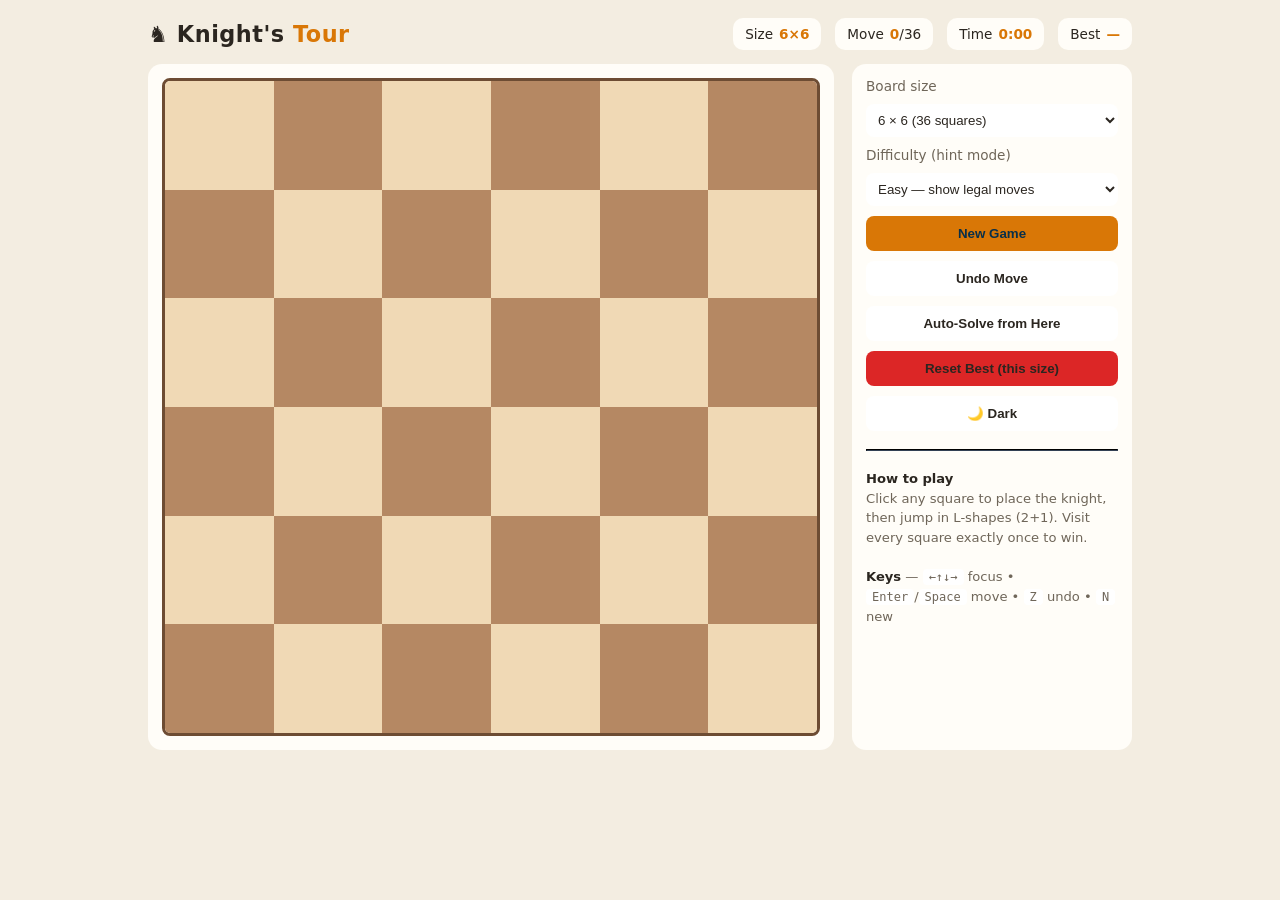
<file: index.html>
<!doctype html>
<html lang="en">
<head>
<meta charset="utf-8" />
<meta name="viewport" content="width=device-width,initial-scale=1" />
<title>Knight's Tour</title>
<link rel="stylesheet" href="style.css" />
</head>
<body>
<div class="wrap">
  <header>
    <h1>♞ Knight's <span>Tour</span></h1>
    <div class="stats">
      <div class="stat">Size<b id="sizeLbl">6×6</b></div>
      <div class="stat">Move<b id="moveNum">0</b>/<span id="totalLbl">36</span></div>
      <div class="stat">Time<b id="timer">0:00</b></div>
      <div class="stat">Best<b id="best">—</b></div>
    </div>
  </header>

  <main>
    <div class="boardWrap">
      <div id="board" class="board" role="group" aria-label="Chess board"></div>
    </div>
    <aside>
      <label for="size">Board size</label>
      <select id="size">
        <option value="5">5 × 5  (25 squares)</option>
        <option value="6" selected>6 × 6  (36 squares)</option>
        <option value="7">7 × 7  (49 squares)</option>
        <option value="8">8 × 8  (64 squares)</option>
        <option value="9">9 × 9  (81 squares)</option>
        <option value="10">10 × 10 (100 squares)</option>
        <option value="11">11 × 11 (121 squares)</option>
        <option value="12">12 × 12 (144 squares)</option>
      </select>

      <label for="mode">Difficulty (hint mode)</label>
      <select id="mode">
        <option value="hints">Easy — show legal moves</option>
        <option value="warnsdorff">Medium — Warnsdorff order</option>
        <option value="none">Hard — no hints</option>
      </select>

      <button id="newBtn" class="primary">New Game</button>
      <button id="undoBtn">Undo Move</button>
      <button id="solveBtn">Auto-Solve from Here</button>
      <button id="resetBest" class="danger">Reset Best (this size)</button>
      <button id="themeBtn">Toggle Theme</button>
      <hr style="border-color:#334155;width:100%"/>
      <div style="font-size:.82rem;color:var(--muted);line-height:1.5">
        <b style="color:var(--ink)">How to play</b><br/>
        Click any square to place the knight, then jump in L-shapes (2+1).
        Visit every square exactly once to win.
        <br/><br/>
        <b style="color:var(--ink)">Keys</b> — <kbd>←↑↓→</kbd> focus • <kbd>Enter</kbd>/<kbd>Space</kbd> move • <kbd>Z</kbd> undo • <kbd>N</kbd> new
      </div>
    </aside>
  </main>
</div>
<div id="toast" class="toast" aria-live="polite"></div>

<script src="app.js"></script>
</body>
</html>
</file>
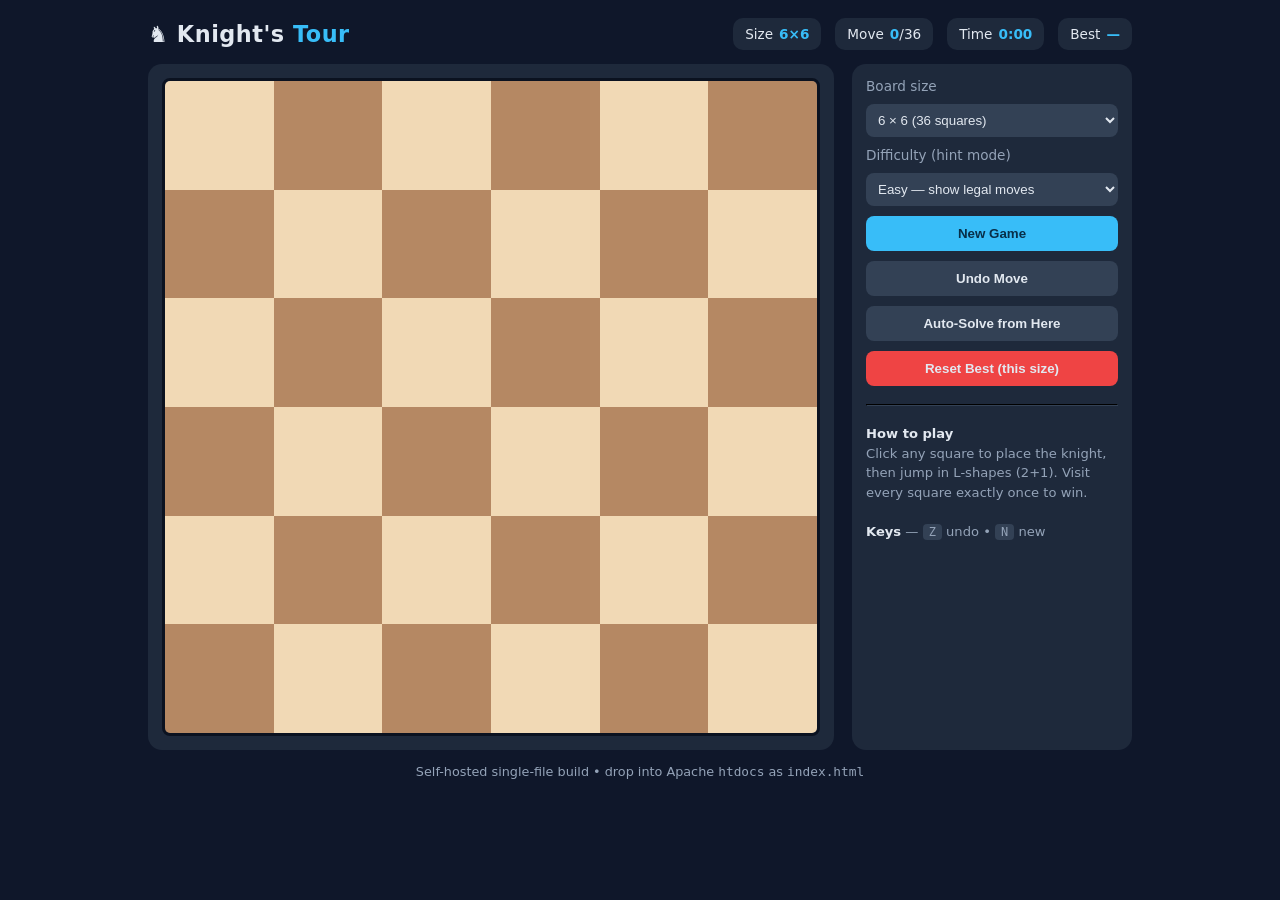
<file: knights_tour.html>
<!doctype html>
<html lang="en">
<head>
<meta charset="utf-8" />
<meta name="viewport" content="width=device-width,initial-scale=1" />
<title>Knight's Tour</title>
<style>
  :root{
    --bg:#0f172a; --panel:#1e293b; --ink:#e2e8f0; --muted:#94a3b8;
    --light:#f1d9b5; --dark:#b58863; --hint:#22c55e; --hintRing:rgba(34,197,94,.55);
    --visited:#64748b; --knight:#facc15; --danger:#ef4444; --accent:#38bdf8;
  }
  *{box-sizing:border-box}
  html,body{margin:0;height:100%;background:var(--bg);color:var(--ink);
    font-family:system-ui,-apple-system,Segoe UI,Roboto,sans-serif}
  .wrap{max-width:1020px;margin:0 auto;padding:18px}
  header{display:flex;justify-content:space-between;align-items:center;flex-wrap:wrap;gap:12px}
  h1{margin:0;font-size:1.4rem;letter-spacing:.5px}
  h1 span{color:var(--accent)}
  .stats{display:flex;gap:14px;flex-wrap:wrap}
  .stat{background:var(--panel);padding:8px 12px;border-radius:10px;font-size:.85rem}
  .stat b{color:var(--accent);margin-left:6px}
  main{display:grid;grid-template-columns:1fr 280px;gap:18px;margin-top:14px}
  @media (max-width:820px){ main{grid-template-columns:1fr} }
  .boardWrap{background:var(--panel);padding:14px;border-radius:14px}
  .board{display:grid;aspect-ratio:1/1;border:3px solid #0b1220;
    border-radius:8px;overflow:hidden;user-select:none;width:100%}
  .cell{position:relative;display:flex;align-items:center;justify-content:center;
    cursor:pointer;transition:background .15s;aspect-ratio:1/1;min-width:0;min-height:0}
  .cell.light{background:var(--light)} .cell.dark{background:var(--dark)}
  .cell.visited::after{
    content:"";position:absolute;top:50%;left:50%;width:64%;aspect-ratio:1/1;
    transform:translate(-50%,-50%);border-radius:50%;
    background:rgba(15,23,42,.55);box-shadow:inset 0 0 0 2px rgba(255,255,255,.15);
    pointer-events:none;
  }
  .cell.visited .num{position:relative;z-index:2;color:#fff;font-weight:700;
    text-shadow:0 1px 2px #000}
  .cell.hint{box-shadow:inset 0 0 0 4px var(--hintRing)}
  .cell.hint::before{
    content:"";position:absolute;top:50%;left:50%;width:30%;aspect-ratio:1/1;
    transform:translate(-50%,-50%);border-radius:50%;
    background:var(--hint);opacity:.55;pointer-events:none;
  }
  .cell.knight{background:var(--knight)!important}
  .cell .pc{line-height:1;filter:drop-shadow(0 2px 2px rgba(0,0,0,.4));position:relative;z-index:3}
  aside{background:var(--panel);padding:14px;border-radius:14px;display:flex;
    flex-direction:column;gap:10px}
  button{background:#334155;color:var(--ink);border:0;padding:10px 12px;
    border-radius:8px;cursor:pointer;font-weight:600;transition:background .15s}
  button:hover{background:#475569}
  button.primary{background:var(--accent);color:#082f49}
  button.primary:hover{background:#7dd3fc}
  button.danger{background:var(--danger)}
  label{font-size:.85rem;color:var(--muted)}
  select{background:#334155;color:var(--ink);border:0;padding:8px;border-radius:8px;width:100%}
  .toast{position:fixed;left:50%;bottom:24px;transform:translateX(-50%) translateY(20px);
    background:var(--panel);padding:12px 18px;border-radius:10px;box-shadow:0 8px 30px rgba(0,0,0,.4);
    opacity:0;pointer-events:none;transition:.25s;border-left:4px solid var(--accent)}
  .toast.show{opacity:1;transform:translateX(-50%) translateY(0)}
  .toast.win{border-color:var(--hint)} .toast.lose{border-color:var(--danger)}
  footer{margin-top:14px;color:var(--muted);font-size:.8rem;text-align:center}
  kbd{background:#334155;padding:1px 6px;border-radius:4px;font-size:.75rem}
</style>
</head>
<body>
<div class="wrap">
  <header>
    <h1>♞ Knight's <span>Tour</span></h1>
    <div class="stats">
      <div class="stat">Size<b id="sizeLbl">6×6</b></div>
      <div class="stat">Move<b id="moveNum">0</b>/<span id="totalLbl">36</span></div>
      <div class="stat">Time<b id="timer">0:00</b></div>
      <div class="stat">Best<b id="best">—</b></div>
    </div>
  </header>

  <main>
    <div class="boardWrap">
      <div id="board" class="board" aria-label="Chess board"></div>
    </div>
    <aside>
      <label for="size">Board size</label>
      <select id="size">
        <option value="5">5 × 5  (25 squares)</option>
        <option value="6" selected>6 × 6  (36 squares)</option>
        <option value="7">7 × 7  (49 squares)</option>
        <option value="8">8 × 8  (64 squares)</option>
        <option value="9">9 × 9  (81 squares)</option>
        <option value="10">10 × 10 (100 squares)</option>
      </select>

      <label for="mode">Difficulty (hint mode)</label>
      <select id="mode">
        <option value="hints">Easy — show legal moves</option>
        <option value="warnsdorff">Medium — Warnsdorff order</option>
        <option value="none">Hard — no hints</option>
      </select>

      <button id="newBtn" class="primary">New Game</button>
      <button id="undoBtn">Undo Move</button>
      <button id="solveBtn">Auto-Solve from Here</button>
      <button id="resetBest" class="danger">Reset Best (this size)</button>
      <hr style="border-color:#334155;width:100%"/>
      <div style="font-size:.82rem;color:var(--muted);line-height:1.5">
        <b style="color:var(--ink)">How to play</b><br/>
        Click any square to place the knight, then jump in L-shapes (2+1).
        Visit every square exactly once to win.
        <br/><br/>
        <b style="color:var(--ink)">Keys</b> — <kbd>Z</kbd> undo • <kbd>N</kbd> new
      </div>
    </aside>
  </main>
  <footer>Self-hosted single-file build • drop into Apache <code>htdocs</code> as <code>index.html</code></footer>
</div>
<div id="toast" class="toast"></div>

<script>
(() => {
  const MIN_N = 5, MAX_N = 10, DEFAULT_N = 6;
  const SIZE_KEY = 'kt_last_size';     // localStorage key for last-chosen board size
  const MOVES = [[1,2],[2,1],[2,-1],[1,-2],[-1,-2],[-2,-1],[-2,1],[-1,2]];

  const boardEl   = document.getElementById('board');
  const moveNumEl = document.getElementById('moveNum');
  const totalLbl  = document.getElementById('totalLbl');
  const sizeLbl   = document.getElementById('sizeLbl');
  const timerEl   = document.getElementById('timer');
  const bestEl    = document.getElementById('best');
  const modeSel   = document.getElementById('mode');
  const sizeSel   = document.getElementById('size');
  const toast     = document.getElementById('toast');

  let N, TOTAL, cells, visited, history, knight, startTs, timerId, finished;

  const inBounds = (r,c) => r>=0&&r<N&&c>=0&&c<N;
  const idx = (r,c) => r*N+c;
  const bestKey = () => `kt_best_${N}`;

  // Read last-chosen size from localStorage (validated), falling back to default.
  function loadSavedSize(){
    try {
      const raw = localStorage.getItem(SIZE_KEY);
      const n = parseInt(raw, 10);
      if (Number.isFinite(n) && n >= MIN_N && n <= MAX_N) return n;
    } catch(_) { /* localStorage may be disabled */ }
    return DEFAULT_N;
  }
  function saveSize(n){
    try { localStorage.setItem(SIZE_KEY, String(n)); } catch(_) {}
  }

  function build(){
    boardEl.innerHTML='';
    boardEl.style.gridTemplateColumns = `repeat(${N},1fr)`;
    boardEl.style.gridTemplateRows    = `repeat(${N},1fr)`;
    cells=[];
    for(let r=0;r<N;r++)for(let c=0;c<N;c++){
      const d=document.createElement('div');
      d.className='cell '+((r+c)%2?'dark':'light');
      d.dataset.r=r; d.dataset.c=c;
      d.addEventListener('click',()=>onClick(r,c));
      boardEl.appendChild(d);
      cells.push(d);
    }
    boardEl.style.setProperty('--pieceSize', `clamp(18px, ${(44/N).toFixed(2)}vw, 52px)`);
    boardEl.style.setProperty('--numSize',   `clamp(9px,  ${(14/N).toFixed(2)}vw, 16px)`);
    if(!document.getElementById('dynStyle')){
      const s=document.createElement('style'); s.id='dynStyle';
      s.textContent = `
        .cell .pc{font-size:var(--pieceSize)}
        .cell.visited .num{font-size:var(--numSize)}
      `;
      document.head.appendChild(s);
    }
  }

  function legalFrom(r,c){
    const out=[];
    for(const [dr,dc] of MOVES){
      const nr=r+dr,nc=c+dc;
      if(inBounds(nr,nc)&&!visited[idx(nr,nc)]) out.push([nr,nc]);
    }
    return out;
  }

  function render(){
    for(let i=0;i<TOTAL;i++){
      const el=cells[i];
      el.classList.remove('hint','knight');
      el.innerHTML='';
      if(visited[i]){
        el.classList.add('visited');
        const n=document.createElement('span');
        n.className='num'; n.textContent=visited[i];
        el.appendChild(n);
      } else {
        el.classList.remove('visited');
      }
    }
    if(knight){
      const [r,c]=knight;
      const el=cells[idx(r,c)];
      el.classList.add('knight');
      el.innerHTML='<span class="pc">♞</span>';
      const mode=modeSel.value;
      if(mode!=='none' && !finished){
        const moves=legalFrom(r,c);
        if(mode==='warnsdorff'){
          let min=Infinity, best=[];
          for(const [nr,nc] of moves){
            const k=legalFrom(nr,nc).length;
            if(k<min){min=k;best=[[nr,nc]];}
            else if(k===min) best.push([nr,nc]);
          }
          for(const [nr,nc] of best) cells[idx(nr,nc)].classList.add('hint');
        } else {
          for(const [nr,nc] of moves) cells[idx(nr,nc)].classList.add('hint');
        }
      }
    }
    moveNumEl.textContent = history.length;
  }

  function onClick(r,c){
    if(finished) return;
    if(!knight){ placeKnight(r,c); startTimer(); return; }
    const [kr,kc]=knight;
    const ok=legalFrom(kr,kc).some(([a,b])=>a===r&&b===c);
    if(!ok){ flash("Illegal move — knights move in an L."); return; }
    placeKnight(r,c);
    checkEnd();
  }

  function placeKnight(r,c){
    knight=[r,c];
    history.push([r,c]);
    visited[idx(r,c)]=history.length;
    render();
  }

  function checkEnd(){
    if(history.length===TOTAL){ win(); return; }
    const [r,c]=knight;
    if(legalFrom(r,c).length===0){ lose(); }
  }

  function win(){
    finished=true; stopTimer();
    const secs=Math.floor((Date.now()-startTs)/1000);
    const prev=parseInt(localStorage.getItem(bestKey())||'0',10);
    if(!prev||secs<prev){ localStorage.setItem(bestKey(),secs); loadBest(); }
    flash(`🏆 Complete ${N}×${N} tour in ${fmt(secs)}!`,'win');
  }
  function lose(){
    finished=true; stopTimer();
    flash(`Stuck at move ${history.length}/${TOTAL}. Try again!`,'lose');
  }

  function undo(){
    if(finished||history.length===0) return;
    const [r,c]=history.pop();
    visited[idx(r,c)]=0;
    knight = history.length? history[history.length-1]: null;
    if(history.length===0){ stopTimer(); startTs=null; timerEl.textContent='0:00'; }
    render();
  }

  function newGame(){
    N = parseInt(sizeSel.value,10);
    if(!Number.isFinite(N) || N<MIN_N || N>MAX_N) N = DEFAULT_N;
    saveSize(N);                       // persist whichever size we just committed to
    TOTAL = N*N;
    sizeLbl.textContent = `${N}×${N}`;
    totalLbl.textContent = TOTAL;
    visited=new Array(TOTAL).fill(0);
    history=[]; knight=null; finished=false;
    stopTimer(); startTs=null; timerEl.textContent='0:00';
    build(); render(); loadBest();
  }

  function autoSolve(){
    if(finished) return;
    if(!knight){ flash("Place the knight first."); return; }
    const v=visited.slice();
    const path=history.slice();
    const maxNodes = 5_000_000;
    let nodes = 0;
    function dfs(r,c){
      if(++nodes > maxNodes) return false;
      if(path.length===TOTAL) return true;
      const opts=[];
      for(const [dr,dc] of MOVES){
        const nr=r+dr,nc=c+dc;
        if(inBounds(nr,nc)&&!v[idx(nr,nc)]){
          let deg=0;
          for(const [er,ec] of MOVES){
            const ar=nr+er,ac=nc+ec;
            if(inBounds(ar,ac)&&!v[idx(ar,ac)]) deg++;
          }
          opts.push([deg,nr,nc]);
        }
      }
      opts.sort((a,b)=>a[0]-b[0]);
      for(const [,nr,nc] of opts){
        v[idx(nr,nc)]=path.length+1;
        path.push([nr,nc]);
        if(dfs(nr,nc)) return true;
        path.pop();
        v[idx(nr,nc)]=0;
      }
      return false;
    }
    const [r,c]=knight;
    const t0=performance.now();
    const ok = dfs(r,c);
    const ms = (performance.now()-t0).toFixed(0);
    if(ok){
      const remainder=path.slice(history.length);
      let i=0;
      finished=true;
      const delay = Math.max(35, 110 - N*8);
      const tick=()=>{
        if(i>=remainder.length){ finished=false; checkEnd(); return; }
        const [nr,nc]=remainder[i++];
        knight=[nr,nc]; history.push([nr,nc]); visited[idx(nr,nc)]=history.length;
        render();
        setTimeout(tick,delay);
      };
      flash(`Solver found a tour (${ms} ms). Animating…`);
      tick();
    } else {
      flash("No completing tour from this position.",'lose');
    }
  }

  function startTimer(){
    if(timerId) return;
    startTs=Date.now();
    timerId=setInterval(()=>{
      timerEl.textContent=fmt(Math.floor((Date.now()-startTs)/1000));
    },500);
  }
  function stopTimer(){ if(timerId){clearInterval(timerId); timerId=null;} }
  function fmt(s){ return Math.floor(s/60)+':'+String(s%60).padStart(2,'0'); }
  function loadBest(){
    const b=parseInt(localStorage.getItem(bestKey())||'0',10);
    bestEl.textContent = b? fmt(b) : '—';
  }
  function flash(msg,kind=''){
    toast.textContent=msg;
    toast.className='toast show '+kind;
    clearTimeout(flash._t);
    flash._t=setTimeout(()=>toast.className='toast',2400);
  }

  document.getElementById('newBtn').onclick=newGame;
  document.getElementById('undoBtn').onclick=undo;
  document.getElementById('solveBtn').onclick=autoSolve;
  document.getElementById('resetBest').onclick=()=>{
    localStorage.removeItem(bestKey()); loadBest(); flash(`Best for ${N}×${N} cleared.`);
  };
  sizeSel.onchange=newGame;            // newGame() also persists the new size
  modeSel.onchange=render;
  window.addEventListener('keydown',e=>{
    if(e.key==='z'||e.key==='Z') undo();
    if(e.key==='n'||e.key==='N') newGame();
  });

  // Restore last-chosen size on load (falls back to DEFAULT_N if absent/invalid)
  sizeSel.value = String(loadSavedSize());
  newGame();
})();
</script>
</body>
</html>
</file>
<file: style.css>
:root{
  --bg:#0f172a; --panel:#1e293b; --ink:#e2e8f0; --muted:#94a3b8;
  --light:#f1d9b5; --dark:#b58863; --hint:#22c55e; --hintRing:rgba(34,197,94,.55);
  --visited:#64748b; --knight:#facc15; --danger:#ef4444; --accent:#38bdf8;
  --btn:#334155; --btnHover:#475569; --field:#334155; --frame:#0b1220;
}
:root[data-theme="light"]{
  --bg:#f3ede1; --panel:#fffdf8; --ink:#2b2620; --muted:#6f6659;
  --light:#f0d9b5; --dark:#b58863; --hint:#1c6b48; --hintRing:rgba(28,107,72,.55);
  --visited:#8a7a63; --knight:#eab308; --danger:#dc2626; --accent:#d97706;
  --btn:#ffffff; --btnHover:#f5efe3; --field:#ffffff; --frame:#6d4c33;
}
*{box-sizing:border-box}
html,body{margin:0;height:100%;background:var(--bg);color:var(--ink);
  font-family:system-ui,-apple-system,Segoe UI,Roboto,sans-serif;
  transition:background-color .25s,color .25s}
.wrap{max-width:1020px;margin:0 auto;padding:18px}
header{display:flex;justify-content:space-between;align-items:center;flex-wrap:wrap;gap:12px}
h1{margin:0;font-size:1.4rem;letter-spacing:.5px}
h1 span{color:var(--accent)}
.stats{display:flex;gap:14px;flex-wrap:wrap}
.stat{background:var(--panel);padding:8px 12px;border-radius:10px;font-size:.85rem}
.stat b{color:var(--accent);margin-left:6px}
main{display:grid;grid-template-columns:1fr 280px;gap:18px;margin-top:14px}
@media (max-width:820px){ main{grid-template-columns:1fr} }
.boardWrap{background:var(--panel);padding:14px;border-radius:14px}
.board{display:grid;aspect-ratio:1/1;border:3px solid var(--frame);
  border-radius:8px;overflow:hidden;user-select:none;width:100%}
.cell{position:relative;display:flex;align-items:center;justify-content:center;
  cursor:pointer;transition:background .15s;aspect-ratio:1/1;min-width:0;min-height:0}
.cell.light{background:var(--light)} .cell.dark{background:var(--dark)}
.cell.visited::after{
  content:"";position:absolute;top:50%;left:50%;width:64%;aspect-ratio:1/1;
  transform:translate(-50%,-50%);border-radius:50%;
  background:rgba(15,23,42,.55);box-shadow:inset 0 0 0 2px rgba(255,255,255,.15);
  pointer-events:none;
}
.cell.visited .num{position:relative;z-index:2;color:#fff;font-weight:700;
  text-shadow:0 1px 2px #000}
.cell.hint{box-shadow:inset 0 0 0 4px var(--hintRing)}
.cell.hint::before{
  content:"";position:absolute;top:50%;left:50%;width:30%;aspect-ratio:1/1;
  transform:translate(-50%,-50%);border-radius:50%;
  background:var(--hint);opacity:.55;pointer-events:none;
}
.cell.knight{background:var(--knight)!important}
.cell .pc{line-height:1;filter:drop-shadow(0 2px 2px rgba(0,0,0,.4));position:relative;z-index:3}
aside{background:var(--panel);padding:14px;border-radius:14px;display:flex;
  flex-direction:column;gap:10px}
button{background:var(--btn);color:var(--ink);border:0;padding:10px 12px;
  border-radius:8px;cursor:pointer;font-weight:600;transition:background .15s}
button:hover{background:var(--btnHover)}
button.primary{background:var(--accent);color:#082f49}
button.primary:hover{filter:brightness(1.1)}
button.danger{background:var(--danger)}
label{font-size:.85rem;color:var(--muted)}
select{background:var(--field);color:var(--ink);border:0;padding:8px;border-radius:8px;width:100%}
.toast{position:fixed;left:50%;bottom:24px;transform:translateX(-50%) translateY(20px);
  background:var(--panel);padding:12px 18px;border-radius:10px;box-shadow:0 8px 30px rgba(0,0,0,.4);
  opacity:0;pointer-events:none;transition:.25s;border-left:4px solid var(--accent)}
.toast.show{opacity:1;transform:translateX(-50%) translateY(0)}
.toast.win{border-color:var(--hint)} .toast.lose{border-color:var(--danger)}
footer{margin-top:14px;color:var(--muted);font-size:.8rem;text-align:center}
kbd{background:var(--btn);padding:1px 6px;border-radius:4px;font-size:.75rem}
.cell:focus-visible{outline:3px solid var(--accent);outline-offset:-3px}
@media (prefers-reduced-motion: reduce){
  *,*::before,*::after{animation-duration:.01ms!important;animation-iteration-count:1!important;transition-duration:.01ms!important}
}
</file>
